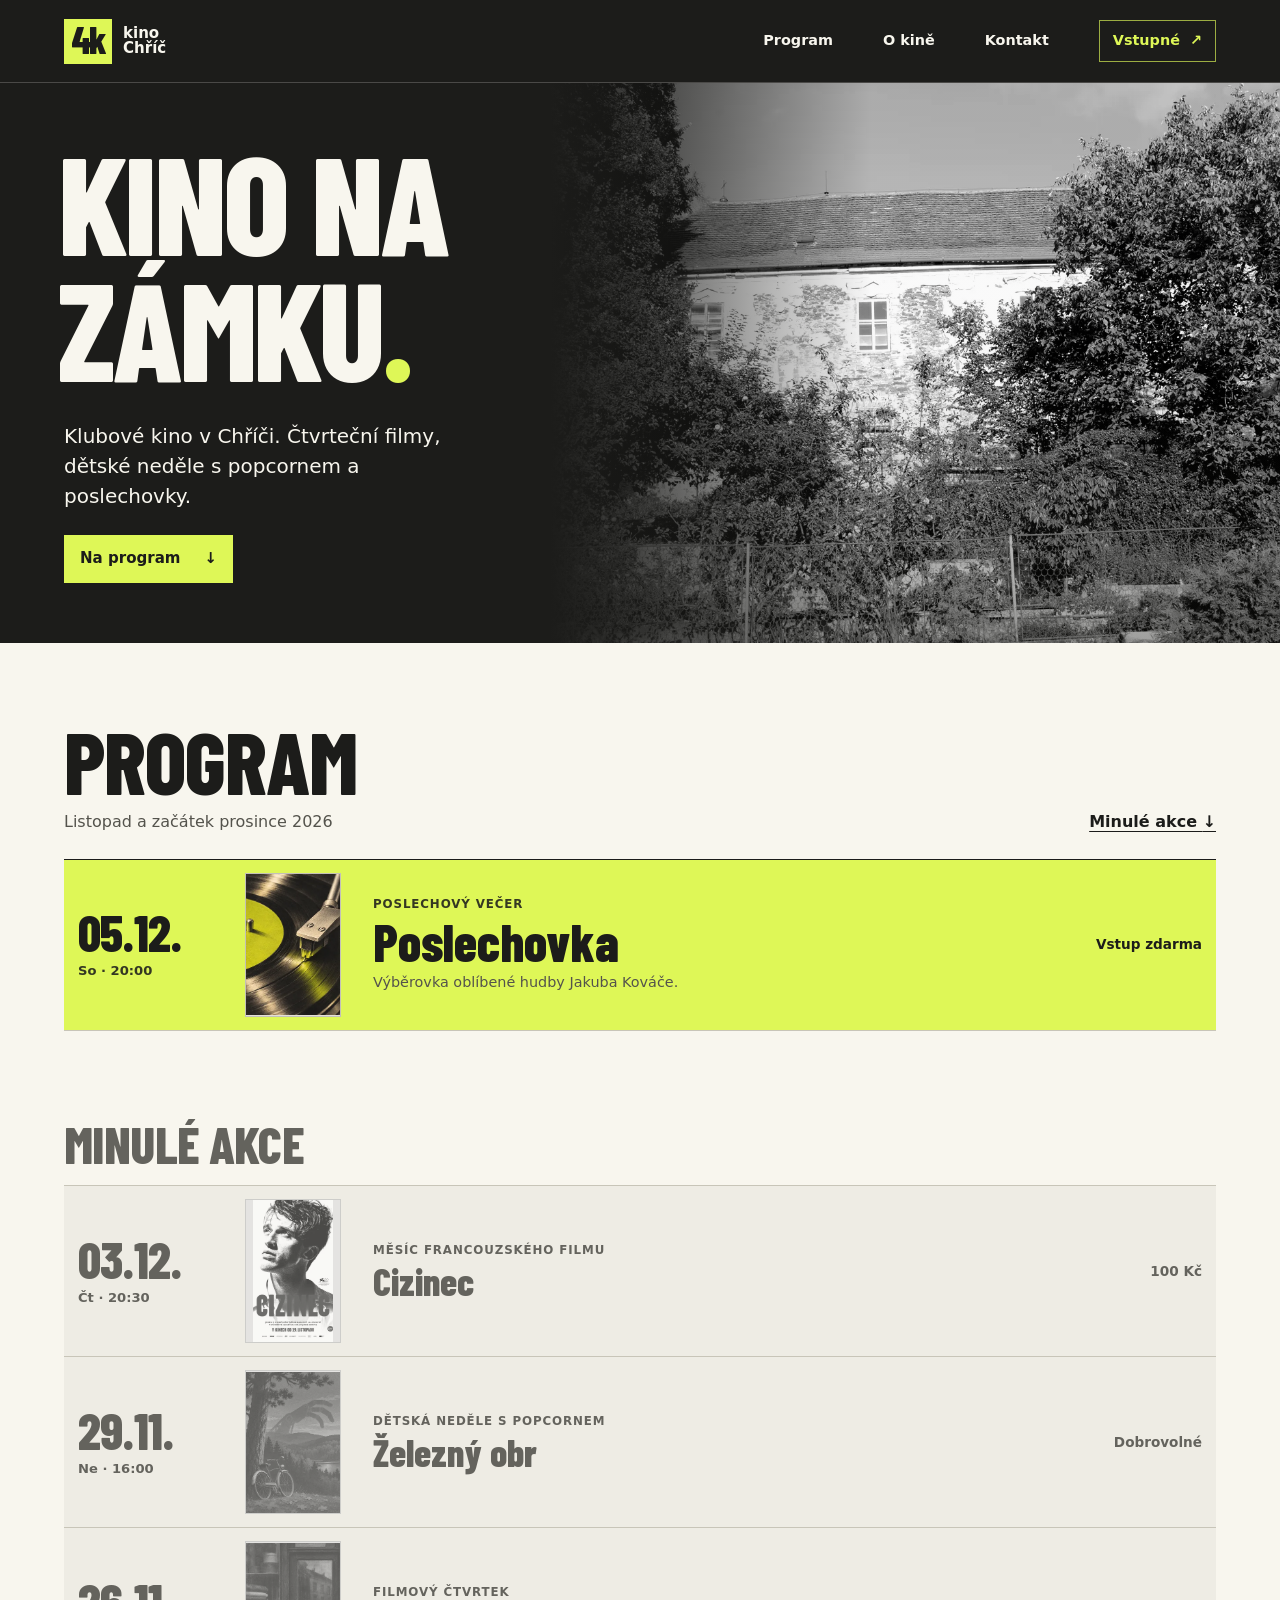
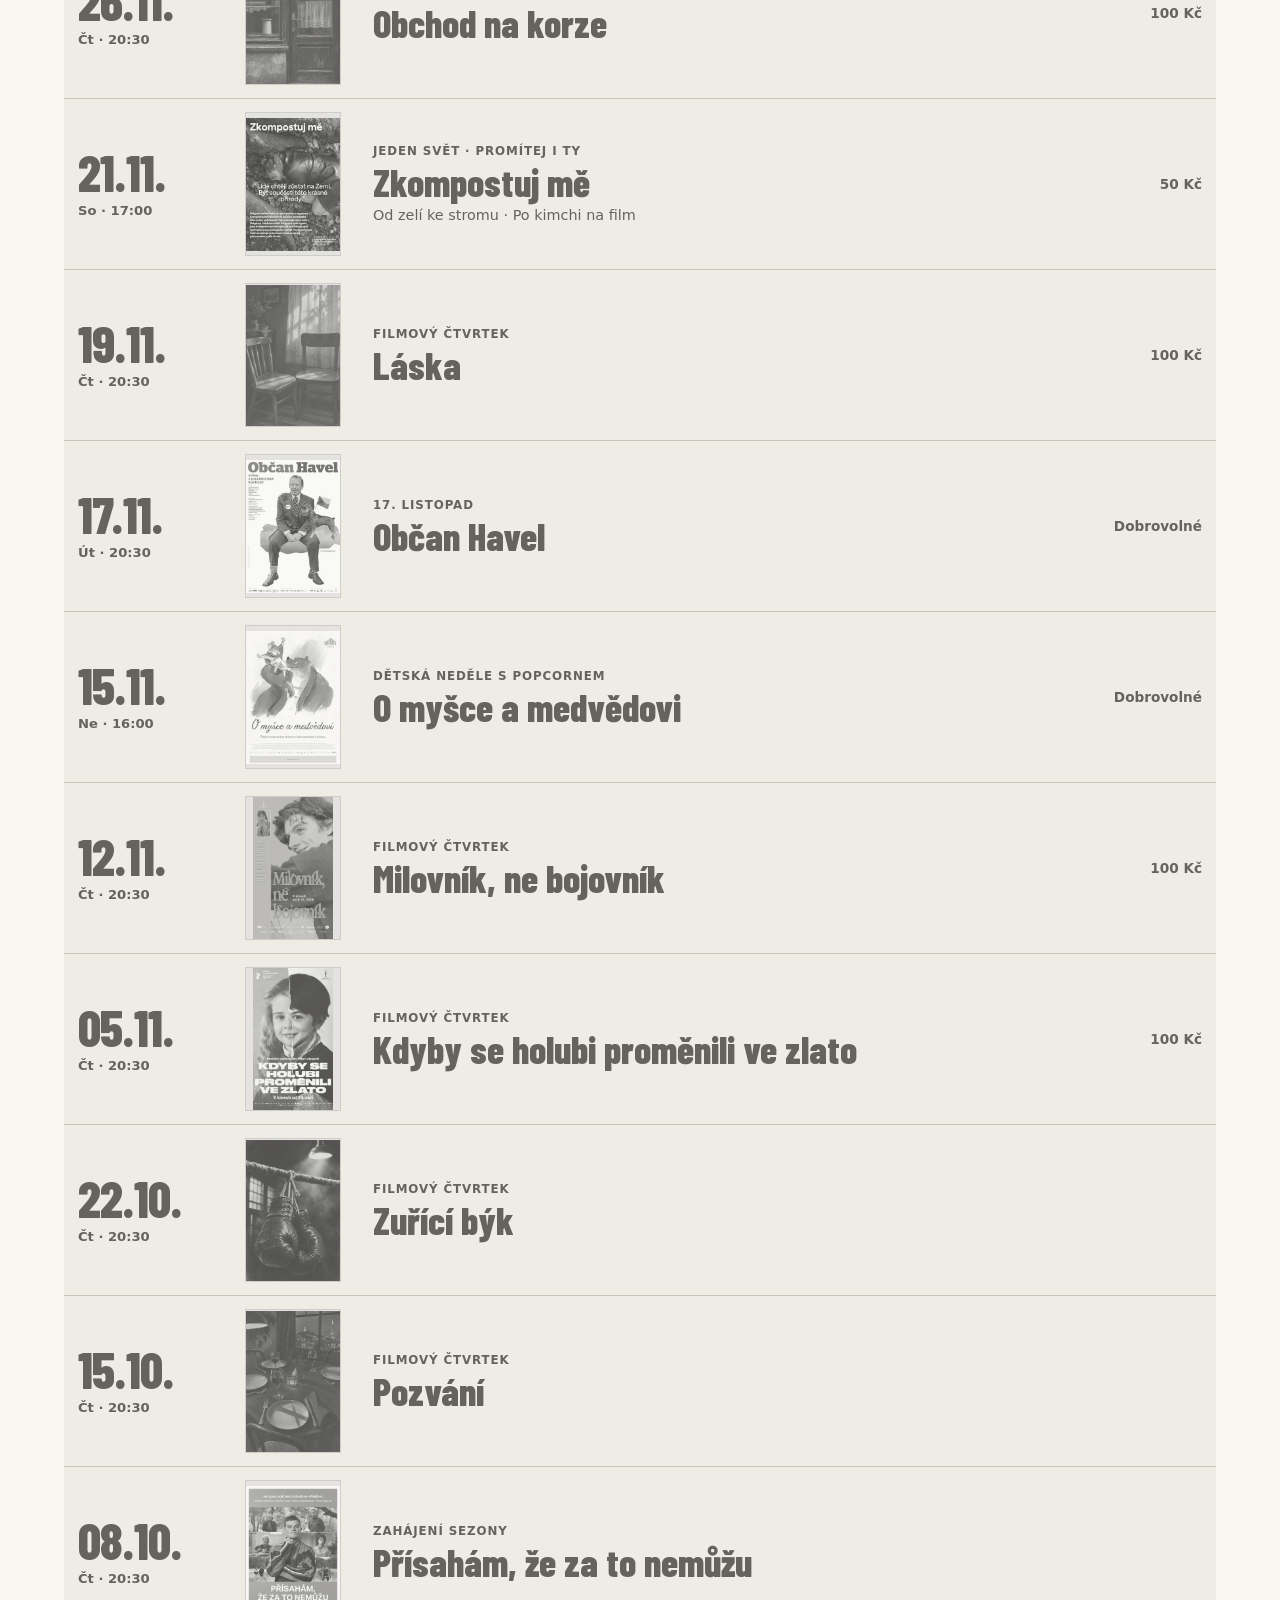
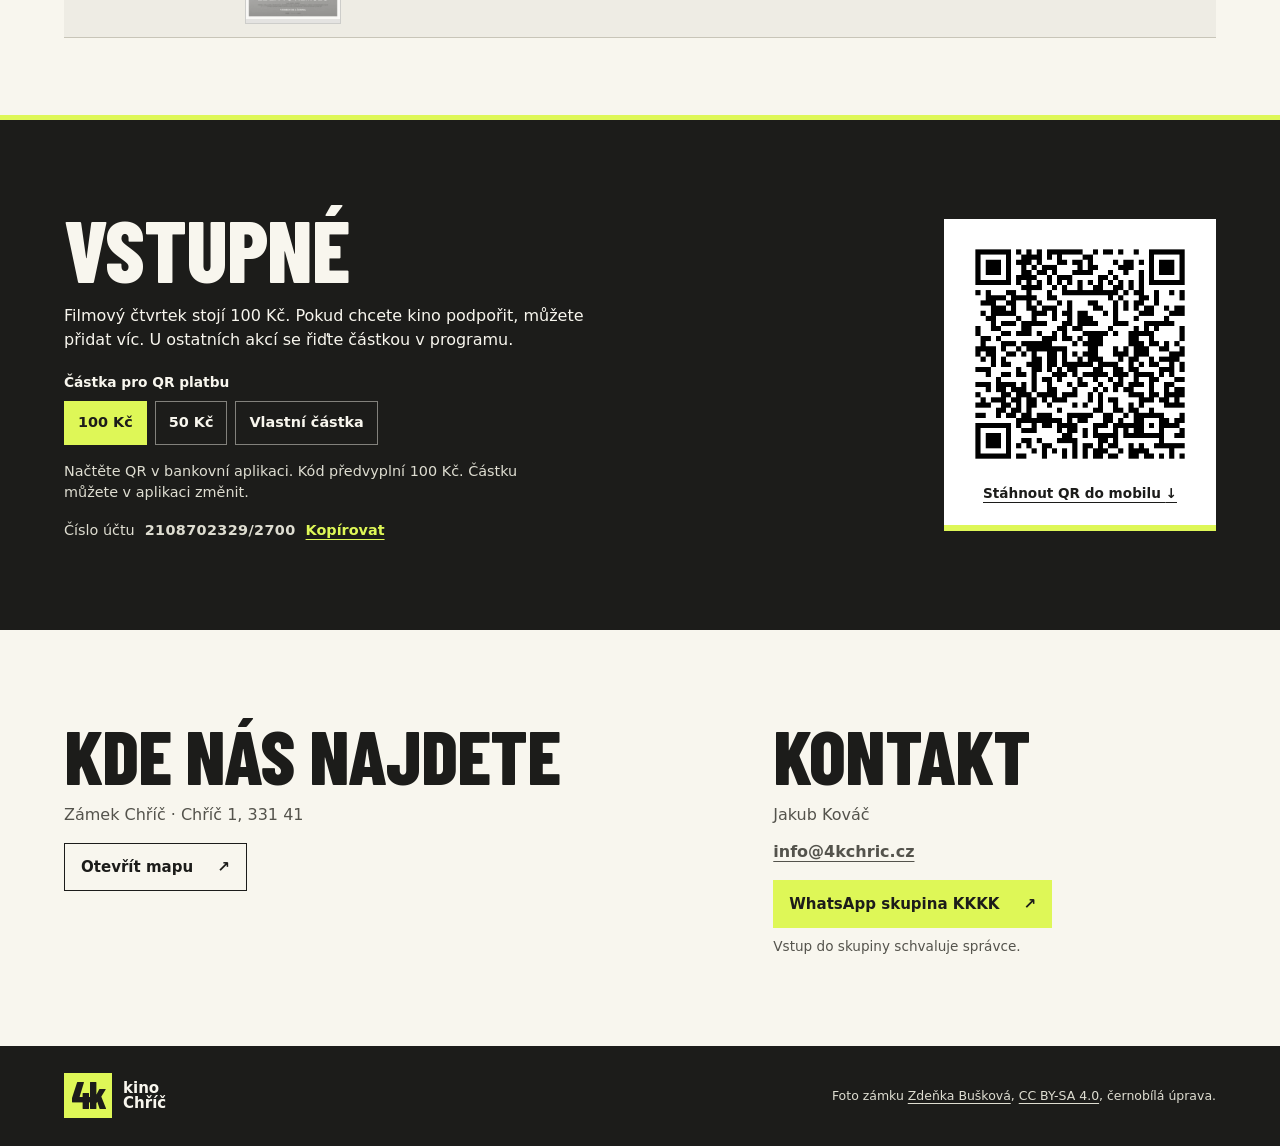
<file: index.html>
<!doctype html>
<html lang="cs">
<head>
  <meta charset="utf-8">
  <meta name="viewport" content="width=device-width, initial-scale=1">
  <title>4k kino Chříč | Program a vstupné</title>
  <meta name="description" content="Program klubového kina na zámku v Chříči. Filmové čtvrtky, dětské neděle a poslechovky. Vstupné můžete zaplatit přes QR kód.">
  <meta name="theme-color" content="#1c1c1a">
  <meta property="og:title" content="4k kino Chříč">
  <meta property="og:description" content="Program a vstupné klubového kina na zámku v Chříči.">
  <meta property="og:type" content="website">
  <link rel="icon" href="assets/4k.svg" type="image/svg+xml">
  <link rel="stylesheet" href="font.css">
  <link rel="stylesheet" href="style.css?v=4">
  <script defer src="site.js"></script>
  <script data-goatcounter="https://4kchric.goatcounter.com/count" async src="https://gc.zgo.at/count.js"></script>
</head>
<body id="nahoru">
  <a href="#program" class="skip">Přejít na program</a>
  <header class="top">
    <div class="wrap top-inner">
      <a class="brand" href="#nahoru" aria-label="4k kino Chříč, začátek stránky">
        <span class="brand-mark" aria-hidden="true">4k</span>
        <span class="brand-name" aria-hidden="true">kino<br>Chříč</span>
      </a>
      <nav aria-label="Hlavní navigace">
        <a href="#program">Program</a>
        <a href="o-kine.html">O kině</a>
        <a href="#kontakt">Kontakt</a>
        <a class="nav-pay" href="#vstupne">Vstupné <span aria-hidden="true">↗</span></a>
      </nav>
    </div>
  </header>

  <main>
    <section class="hero" aria-labelledby="nadpis">
      <div class="hero-photo">
        <img src="assets/zamek-chric.webp" width="1220" height="819" alt="Zámek v Chříči" fetchpriority="high">
      </div>
      <div class="wrap hero-inner">
        <div class="hero-copy">
          <h1 id="nadpis">Kino na<br>zámku<span>.</span></h1>
          <p>Klubové kino v Chříči. Čtvrteční filmy, dětské neděle s popcornem a poslechovky.</p>
          <a class="button button-accent" href="#program">Na program <span aria-hidden="true">↓</span></a>
        </div>
      </div>
    </section>

    <section class="wrap program" id="program" aria-labelledby="program-title">
      <!-- Zdroje plakátů pro kina:
        CinemArt: https://www.cinemart.cz/filmy/prisaham-ze-za-to-nemuzu/
        Aerofilms: https://www.aerofilms.cz/filmy-a-prenosy/holubi/
        https://www.aerofilms.cz/filmy-a-prenosy/milovnik-ne-bojovnik/
        https://www.aerofilms.cz/filmy-a-prenosy/obcan-havel/
        https://www.aerofilms.cz/filmy-a-prenosy/cizinec/
        Bioscop: https://www.bioscop.cz/filmy/o-mysce-a-medvedovi
        Promítej i ty: https://www.promitejity.cz/detail-filmu/141-zkompostuj-me
        Ostatní náhledy tvoří původní ilustrace pro web kina.
      -->
      <div class="section-head">
        <div>
          <h2 id="program-title">Program</h2>
          <p>Listopad a začátek prosince 2026</p>
        </div>
        <a class="text-link" id="history-link" href="#historie">Minulé akce <span aria-hidden="true">↓</span></a>
      </div>
      <p class="empty" id="no-events" hidden>Další termíny přidáme, jakmile bude program hotový.</p>
      <ul class="event-list" id="schedule">
        <li class="event">
          <time datetime="2026-11-05T20:30:00+01:00" aria-label="5. listopadu 2026 v 20:30">
            <span class="event-date" aria-hidden="true">05.11.</span>
            <span class="event-time" aria-hidden="true">Čt · 20:30</span>
          </time>
          <img class="event-poster" src="assets/plakaty/holubi.webp" width="240" height="360" alt="" loading="lazy" decoding="async">
          <div class="event-title">
            <p class="event-type">Filmový čtvrtek</p>
            <h3>Kdyby se holubi proměnili ve zlato</h3>
          </div>
          <div class="event-actions">
            <div class="event-price"><a href="#vstupne" data-amount="100" aria-label="Zaplatit vstupné · Kdyby se holubi proměnili ve zlato · 100 Kč">100 Kč <span aria-hidden="true">↗</span></a></div>
            <a class="film-link" href="https://www.csfd.cz/film/1810940-kdyby-se-holubi-promenili-ve-zlato/prehled/" aria-label="Kdyby se holubi proměnili ve zlato na ČSFD">ČSFD <span aria-hidden="true">↗</span></a>
          </div>
        </li>
        <li class="event">
          <time datetime="2026-11-12T20:30:00+01:00" aria-label="12. listopadu 2026 v 20:30">
            <span class="event-date" aria-hidden="true">12.11.</span>
            <span class="event-time" aria-hidden="true">Čt · 20:30</span>
          </time>
          <img class="event-poster" src="assets/plakaty/milovnik.webp" width="240" height="360" alt="" loading="lazy" decoding="async">
          <div class="event-title">
            <p class="event-type">Filmový čtvrtek</p>
            <h3>Milovník, ne bojovník</h3>
          </div>
          <div class="event-actions">
            <div class="event-price"><a href="#vstupne" data-amount="100" aria-label="Zaplatit vstupné · Milovník, ne bojovník · 100 Kč">100 Kč <span aria-hidden="true">↗</span></a></div>
            <a class="film-link" href="https://www.csfd.cz/film/1795874-milovnik-ne-bojovnik/prehled/" aria-label="Milovník, ne bojovník na ČSFD">ČSFD <span aria-hidden="true">↗</span></a>
          </div>
        </li>
        <li class="event">
          <time datetime="2026-11-15T16:00:00+01:00" aria-label="15. listopadu 2026 v 16:00">
            <span class="event-date" aria-hidden="true">15.11.</span>
            <span class="event-time" aria-hidden="true">Ne · 16:00</span>
          </time>
          <img class="event-poster" src="assets/plakaty/myska.webp" width="240" height="360" alt="" loading="lazy" decoding="async">
          <div class="event-title">
            <p class="event-type">Dětská neděle s popcornem</p>
            <h3>O myšce a medvědovi</h3>
          </div>
          <div class="event-actions">
            <div class="event-price"><a href="#vstupne" data-amount="vlastni" aria-label="Zaplatit vstupné · O myšce a medvědovi · Dobrovolné">Dobrovolné <span aria-hidden="true">↗</span></a></div>
            <a class="film-link" href="https://www.csfd.cz/film/297993-o-mysce-a-medvedovi/prehled/" aria-label="O myšce a medvědovi na ČSFD">ČSFD <span aria-hidden="true">↗</span></a>
          </div>
        </li>
        <li class="event">
          <time datetime="2026-11-17T20:30:00+01:00" aria-label="17. listopadu 2026 v 20:30">
            <span class="event-date" aria-hidden="true">17.11.</span>
            <span class="event-time" aria-hidden="true">Út · 20:30</span>
          </time>
          <img class="event-poster" src="assets/plakaty/obcan-havel.webp" width="240" height="360" alt="" loading="lazy" decoding="async">
          <div class="event-title">
            <p class="event-type">17. listopad</p>
            <h3>Občan Havel</h3>
          </div>
          <div class="event-actions">
            <div class="event-price"><a href="#vstupne" data-amount="vlastni" aria-label="Zaplatit vstupné · Občan Havel · Dobrovolné">Dobrovolné <span aria-hidden="true">↗</span></a></div>
            <a class="film-link" href="https://www.csfd.cz/film/235946-obcan-havel/prehled/" aria-label="Občan Havel na ČSFD">ČSFD <span aria-hidden="true">↗</span></a>
          </div>
        </li>
        <li class="event">
          <time datetime="2026-11-19T20:30:00+01:00" aria-label="19. listopadu 2026 v 20:30">
            <span class="event-date" aria-hidden="true">19.11.</span>
            <span class="event-time" aria-hidden="true">Čt · 20:30</span>
          </time>
          <img class="event-poster" src="assets/plakaty/laska.webp" width="240" height="360" alt="" loading="lazy" decoding="async">
          <div class="event-title">
            <p class="event-type">Filmový čtvrtek</p>
            <h3>Láska</h3>
          </div>
          <div class="event-actions">
            <div class="event-price"><a href="#vstupne" data-amount="100" aria-label="Zaplatit vstupné · Láska · 100 Kč">100 Kč <span aria-hidden="true">↗</span></a></div>
            <a class="film-link" href="https://www.csfd.cz/film/1613941-laska/prehled/" aria-label="Láska na ČSFD">ČSFD <span aria-hidden="true">↗</span></a>
          </div>
        </li>
        <li class="event">
          <time datetime="2026-11-21T17:00:00+01:00" aria-label="21. listopadu 2026 v 17:00">
            <span class="event-date" aria-hidden="true">21.11.</span>
            <span class="event-time" aria-hidden="true">So · 17:00</span>
          </time>
          <img class="event-poster" src="assets/plakaty/zkompostuj.webp" width="240" height="360" alt="" loading="lazy" decoding="async">
          <div class="event-title">
            <p class="event-type">Jeden svět · Promítej i ty</p>
            <h3>Zkompostuj mě</h3>
            <p class="event-note">Od zelí ke stromu · Po kimchi na film</p>
          </div>
          <div class="event-actions">
            <div class="event-price"><a href="#vstupne" data-amount="50" aria-label="Zaplatit vstupné · Zkompostuj mě · 50 Kč">50 Kč <span aria-hidden="true">↗</span></a></div>
            <a class="film-link" href="https://www.csfd.cz/film/1642668-zkompostuj-me/prehled/" aria-label="Zkompostuj mě na ČSFD">ČSFD <span aria-hidden="true">↗</span></a>
          </div>
        </li>
        <li class="event">
          <time datetime="2026-11-26T20:30:00+01:00" aria-label="26. listopadu 2026 v 20:30">
            <span class="event-date" aria-hidden="true">26.11.</span>
            <span class="event-time" aria-hidden="true">Čt · 20:30</span>
          </time>
          <img class="event-poster" src="assets/plakaty/obchod-na-korze.webp" width="240" height="360" alt="" loading="lazy" decoding="async">
          <div class="event-title">
            <p class="event-type">Filmový čtvrtek</p>
            <h3>Obchod na korze</h3>
          </div>
          <div class="event-actions">
            <div class="event-price"><a href="#vstupne" data-amount="100" aria-label="Zaplatit vstupné · Obchod na korze · 100 Kč">100 Kč <span aria-hidden="true">↗</span></a></div>
            <a class="film-link" href="https://www.csfd.cz/film/4999-obchod-na-korze/prehled/" aria-label="Obchod na korze na ČSFD">ČSFD <span aria-hidden="true">↗</span></a>
          </div>
        </li>
        <li class="event">
          <time datetime="2026-11-29T16:00:00+01:00" aria-label="29. listopadu 2026 v 16:00">
            <span class="event-date" aria-hidden="true">29.11.</span>
            <span class="event-time" aria-hidden="true">Ne · 16:00</span>
          </time>
          <img class="event-poster" src="assets/plakaty/zelezny-obr.webp" width="240" height="360" alt="" loading="lazy" decoding="async">
          <div class="event-title">
            <p class="event-type">Dětská neděle s popcornem</p>
            <h3>Železný obr</h3>
          </div>
          <div class="event-actions">
            <div class="event-price"><a href="#vstupne" data-amount="vlastni" aria-label="Zaplatit vstupné · Železný obr · Dobrovolné">Dobrovolné <span aria-hidden="true">↗</span></a></div>
            <a class="film-link" href="https://www.csfd.cz/film/12110-zelezny-obr/prehled/" aria-label="Železný obr na ČSFD">ČSFD <span aria-hidden="true">↗</span></a>
          </div>
        </li>
        <li class="event">
          <time datetime="2026-12-03T20:30:00+01:00" aria-label="3. prosince 2026 v 20:30">
            <span class="event-date" aria-hidden="true">03.12.</span>
            <span class="event-time" aria-hidden="true">Čt · 20:30</span>
          </time>
          <img class="event-poster" src="assets/plakaty/cizinec.webp" width="240" height="360" alt="" loading="lazy" decoding="async">
          <div class="event-title">
            <p class="event-type">Měsíc francouzského filmu</p>
            <h3>Cizinec</h3>
          </div>
          <div class="event-actions">
            <div class="event-price"><a href="#vstupne" data-amount="100" aria-label="Zaplatit vstupné · Cizinec · 100 Kč">100 Kč <span aria-hidden="true">↗</span></a></div>
            <a class="film-link" href="https://www.csfd.cz/film/1708383-cizinec/prehled/" aria-label="Cizinec na ČSFD">ČSFD <span aria-hidden="true">↗</span></a>
          </div>
        </li>
        <li class="event">
          <time datetime="2026-12-05T20:00:00+01:00" aria-label="5. prosince 2026 v 20:00">
            <span class="event-date" aria-hidden="true">05.12.</span>
            <span class="event-time" aria-hidden="true">So · 20:00</span>
          </time>
          <img class="event-poster" src="assets/plakaty/poslechovka.webp" width="240" height="360" alt="" loading="lazy" decoding="async">
          <div class="event-title">
            <p class="event-type">Poslechový večer</p>
            <h3>Poslechovka</h3>
            <p class="event-note">Výběrovka oblíbené hudby Jakuba Kováče.</p>
          </div>
          <div class="event-actions">
            <div class="event-price"><span>Vstup zdarma</span></div>
          </div>
        </li>
      </ul>

      <section id="historie" class="history" aria-labelledby="past-title">
        <h2 id="past-title">Minulé akce</h2>
        <ul class="event-list" id="past-schedule">
          <li class="event">
            <time datetime="2026-10-22T20:30:00+02:00" aria-label="22. října 2026 v 20:30">
              <span class="event-date" aria-hidden="true">22.10.</span>
              <span class="event-time" aria-hidden="true">Čt · 20:30</span>
            </time>
            <img class="event-poster" src="assets/plakaty/zurici-byk.webp" width="240" height="360" alt="" loading="lazy" decoding="async">
            <div class="event-title">
              <p class="event-type">Filmový čtvrtek</p>
              <h3>Zuřící býk</h3>
            </div>
          </li>
          <li class="event">
            <time datetime="2026-10-15T20:30:00+02:00" aria-label="15. října 2026 v 20:30">
              <span class="event-date" aria-hidden="true">15.10.</span>
              <span class="event-time" aria-hidden="true">Čt · 20:30</span>
            </time>
            <img class="event-poster" src="assets/plakaty/pozvani.webp" width="240" height="360" alt="" loading="lazy" decoding="async">
            <div class="event-title">
              <p class="event-type">Filmový čtvrtek</p>
              <h3>Pozvání</h3>
            </div>
          </li>
          <li class="event">
            <time datetime="2026-10-08T20:30:00+02:00" aria-label="8. října 2026 v 20:30">
              <span class="event-date" aria-hidden="true">08.10.</span>
              <span class="event-time" aria-hidden="true">Čt · 20:30</span>
            </time>
            <img class="event-poster" src="assets/plakaty/prisaham.webp" width="240" height="360" alt="" loading="lazy" decoding="async">
            <div class="event-title">
              <p class="event-type">Zahájení sezony</p>
              <h3>Přísahám, že za to nemůžu</h3>
            </div>
          </li>
        </ul>
      </section>
    </section>

    <section class="payment" id="vstupne" aria-labelledby="pay-title">
      <div class="wrap payment-inner">
        <div class="payment-copy">
          <h2 id="pay-title">Vstupné</h2>
          <p>Filmový čtvrtek stojí 100 Kč. Pokud chcete kino podpořit, můžete přidat víc. U ostatních akcí se řiďte částkou v programu.</p>
          <fieldset class="amounts" id="amounts" hidden>
            <legend>Částka pro QR platbu</legend>
            <div class="amount-options">
              <label><input type="radio" name="amount" value="100" checked><span>100 Kč</span></label>
              <label><input type="radio" name="amount" value="50"><span>50 Kč</span></label>
              <label><input type="radio" name="amount" value="vlastni"><span>Vlastní částka</span></label>
            </div>
          </fieldset>
          <p class="bank-hint" id="bank-hint">Načtěte QR v bankovní aplikaci. Kód předvyplní 100 Kč. Částku můžete v aplikaci změnit.</p>
          <p class="account"><span>Číslo účtu</span> <strong id="account">2108702329/2700</strong> <button id="copy-account" class="text-link" type="button" hidden>Kopírovat</button></p>
          <span id="copy-status" role="status" class="sr-only"></span>
        </div>
        <div class="qr-card">
          <img id="qr-image" src="assets/qr-100.png" width="270" height="270" alt="QR platba vstupného · 100 Kč">
          <a id="qr-download" href="assets/qr-100.png" download="4k-kino-chric-qr-100.png" class="text-link">Stáhnout QR do mobilu <span aria-hidden="true">↓</span></a>
        </div>
      </div>
    </section>

    <div class="wrap visit">
      <section id="kde" aria-labelledby="visit-title">
        <h2 id="visit-title">Kde nás najdete</h2>
        <address>Zámek Chříč · Chříč 1, 331 41</address>
        <a class="button button-outline" href="https://www.google.com/maps/search/?api=1&amp;query=Z%C3%A1mek+Ch%C5%99%C3%AD%C4%8D%2C+Ch%C5%99%C3%AD%C4%8D+1">Otevřít mapu <span aria-hidden="true">↗</span></a>
      </section>
      <section id="kontakt" aria-labelledby="contact-title">
        <h2 id="contact-title">Kontakt</h2>
        <p>Jakub Kováč</p>
        <p><a class="text-link" href="mailto:info@4kchric.cz">info@4kchric.cz</a></p>
        <a class="button button-accent" href="https://chat.whatsapp.com/DyrNpnnEA6bAfdxs5jMR61">WhatsApp skupina KKKK <span aria-hidden="true">↗</span></a>
        <p class="contact-note">Vstup do skupiny schvaluje správce.</p>
      </section>
    </div>
  </main>

  <footer>
    <div class="wrap footer-inner">
      <a class="brand" href="#nahoru" aria-label="4k kino Chříč, zpět nahoru">
        <span class="brand-mark" aria-hidden="true">4k</span>
        <span class="brand-name" aria-hidden="true">kino<br>Chříč</span>
      </a>
      <p>Foto zámku <a href="https://commons.wikimedia.org/wiki/File:Ch%C5%99%C3%AD%C4%8D,_z%C3%A1mek.JPG">Zdeňka Bušková</a>, <a href="https://creativecommons.org/licenses/by-sa/4.0/">CC BY-SA 4.0</a>, černobílá úprava.</p>
    </div>
  </footer>
</body>
</html>
</file>
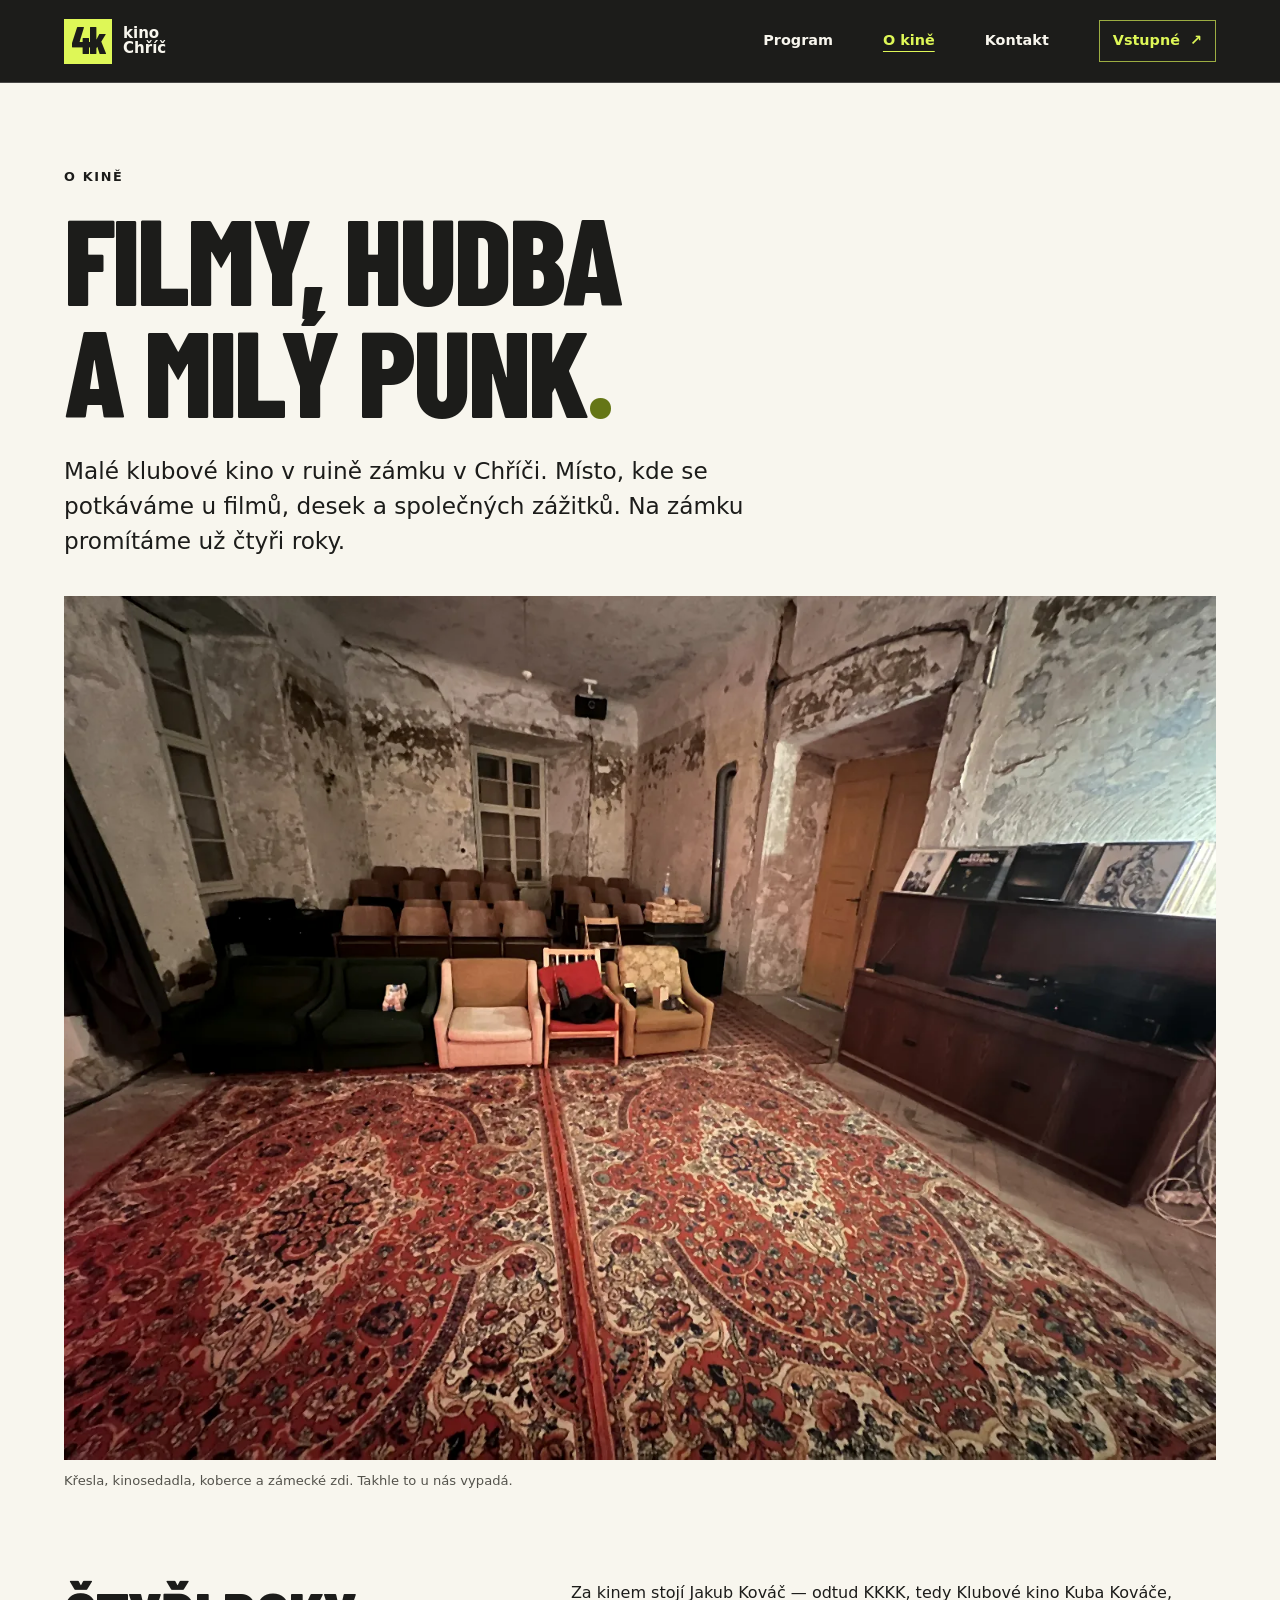
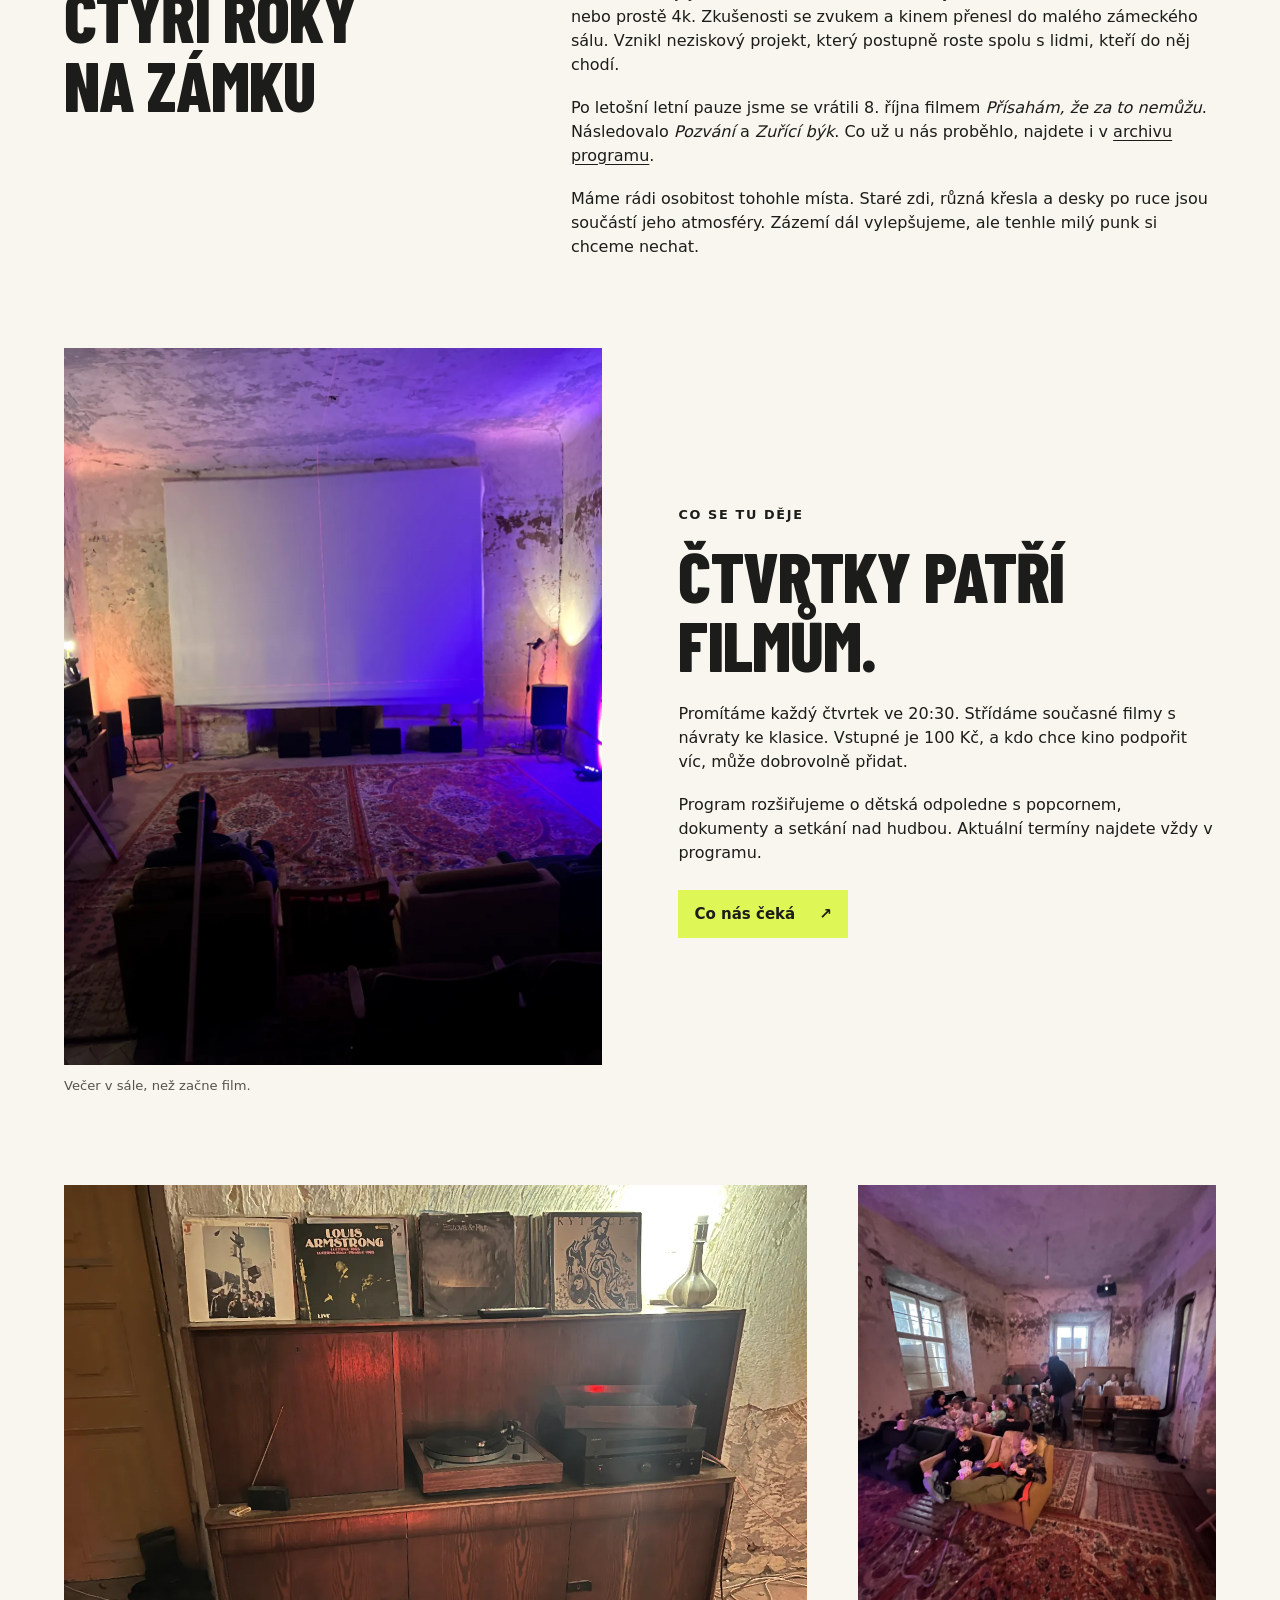
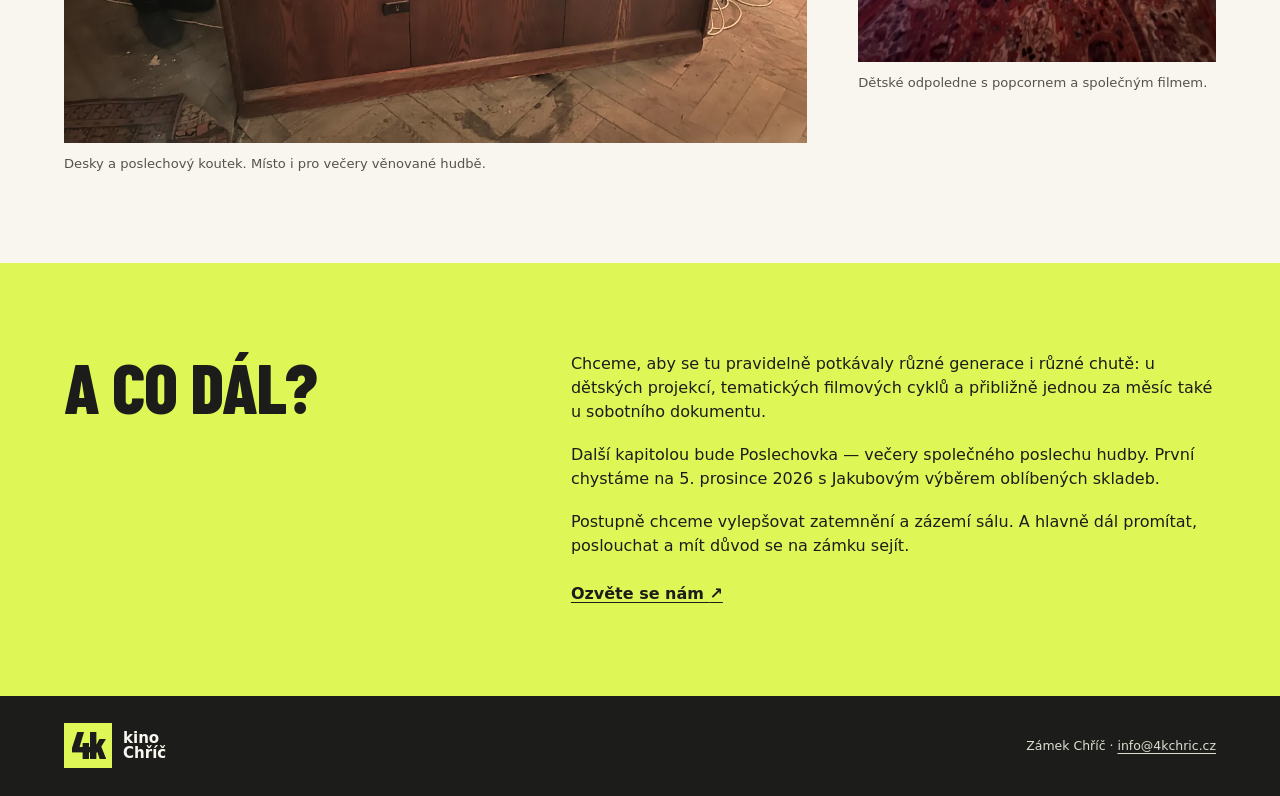
<file: o-kine.html>
<!doctype html>
<html lang="cs">
<head>
  <meta charset="utf-8">
  <meta name="viewport" content="width=device-width, initial-scale=1">
  <title>O kině | 4k kino Chříč</title>
  <meta name="description" content="Čtyři roky filmů na zámku v Chříči. Nahlédněte do sálu 4k kina a zjistěte, co promítáme a co chystáme.">
  <meta name="theme-color" content="#1c1c1a">
  <meta property="og:title" content="O kině | 4k kino Chříč">
  <meta property="og:description" content="Filmy, hudba a milý punk na zámku v Chříči.">
  <meta property="og:type" content="website">
  <meta property="og:image" content="https://4kchric.cz/assets/kino/sal.webp">
  <link rel="icon" href="assets/4k.svg" type="image/svg+xml">
  <link rel="stylesheet" href="font.css">
  <link rel="stylesheet" href="style.css?v=4">
  <script data-goatcounter="https://4kchric.goatcounter.com/count" async src="https://gc.zgo.at/count.js"></script>
</head>
<body id="nahoru">
  <a href="#o-kine" class="skip">Přejít na obsah</a>
  <header class="top">
    <div class="wrap top-inner">
      <a class="brand" href="./" aria-label="4k kino Chříč, začátek stránky">
        <span class="brand-mark" aria-hidden="true">4k</span>
        <span class="brand-name" aria-hidden="true">kino<br>Chříč</span>
      </a>
      <nav aria-label="Hlavní navigace">
        <a href="./#program">Program</a>
        <a href="o-kine.html" aria-current="page">O kině</a>
        <a href="./#kontakt">Kontakt</a>
        <a class="nav-pay" href="./#vstupne">Vstupné <span aria-hidden="true">↗</span></a>
      </nav>
    </div>
  </header>

  <main id="o-kine" class="about">
    <section class="wrap about-intro" aria-labelledby="about-title">
      <p class="eyebrow">O kině</p>
      <h1 id="about-title">Filmy, hudba<br>a milý punk<span>.</span></h1>
      <p class="about-lead">Malé klubové kino v ruině zámku v Chříči. Místo, kde se potkáváme u filmů, desek a společných zážitků. Na zámku promítáme už čtyři roky.</p>
    </section>

    <figure class="wrap about-wide">
      <a href="assets/kino/sal.webp" aria-label="Zobrazit celý snímek sálu">
        <img src="assets/kino/sal.webp" width="1440" height="1080" alt="Sál kina s koberci, různými křesly, řadami kinosedadel a skříní s deskami" fetchpriority="high">
      </a>
      <figcaption>Křesla, kinosedadla, koberce a zámecké zdi. Takhle to u nás vypadá.</figcaption>
    </figure>

    <section class="wrap about-story" aria-labelledby="story-title">
      <h2 id="story-title">Čtyři roky<br>na zámku</h2>
      <div class="about-prose">
        <p>Za kinem stojí Jakub Kováč — odtud KKKK, tedy Klubové kino Kuba Kováče, nebo prostě 4k. Zkušenosti se zvukem a kinem přenesl do malého zámeckého sálu. Vznikl neziskový projekt, který postupně roste spolu s lidmi, kteří do něj chodí.</p>
        <p>Po letošní letní pauze jsme se vrátili 8. října filmem <em>Přísahám, že za to nemůžu</em>. Následovalo <em>Pozvání</em> a <em>Zuřící býk</em>. Co už u nás proběhlo, najdete i v <a href="./#historie">archivu programu</a>.</p>
        <p>Máme rádi osobitost tohohle místa. Staré zdi, různá křesla a desky po ruce jsou součástí jeho atmosféry. Zázemí dál vylepšujeme, ale tenhle milý punk si chceme nechat.</p>
      </div>
    </section>

    <div class="wrap about-pair">
      <figure>
        <a href="assets/kino/platno.webp" aria-label="Zobrazit celý snímek plátna">
          <img src="assets/kino/platno.webp" width="1080" height="1440" alt="Pohled z kinosedadel na plátno v modře a teple nasvíceném zámeckém sále" loading="lazy" decoding="async">
        </a>
        <figcaption>Večer v sále, než začne film.</figcaption>
      </figure>
      <div class="about-aside">
        <p class="eyebrow">Co se tu děje</p>
        <h2>Čtvrtky patří<br>filmům.</h2>
        <p>Promítáme každý čtvrtek ve 20:30. Střídáme současné filmy s návraty ke klasice. Vstupné je 100 Kč, a kdo chce kino podpořit víc, může dobrovolně přidat.</p>
        <p>Program rozšiřujeme o dětská odpoledne s popcornem, dokumenty a setkání nad hudbou. Aktuální termíny najdete vždy v programu.</p>
        <a class="button button-accent" href="./#program">Co nás čeká <span aria-hidden="true">↗</span></a>
      </div>
    </div>

    <div class="wrap about-gallery">
      <figure>
        <a href="assets/kino/vinyl.webp" aria-label="Zobrazit celý snímek poslechového koutku">
          <img src="assets/kino/vinyl.webp" width="1440" height="1080" alt="Poslechový koutek se dřevěnou skříní, gramofonem, lampou a vystavenými deskami" loading="lazy" decoding="async">
        </a>
        <figcaption>Desky a poslechový koutek. Místo i pro večery věnované hudbě.</figcaption>
      </figure>
      <figure>
        <a href="assets/kino/detske-odpoledne.webp" aria-label="Zobrazit celý snímek dětského odpoledne">
          <img src="assets/kino/detske-odpoledne.webp" width="1080" height="1440" alt="Děti a dospělí s popcornem v křeslech a kinosedadlech při odpolední návštěvě kina" loading="lazy" decoding="async">
        </a>
        <figcaption>Dětské odpoledne s popcornem a společným filmem.</figcaption>
      </figure>
    </div>

    <section class="about-future" aria-labelledby="future-title">
      <div class="wrap about-story">
        <h2 id="future-title">A co dál?</h2>
        <div class="about-prose">
          <p>Chceme, aby se tu pravidelně potkávaly různé generace i různé chutě: u dětských projekcí, tematických filmových cyklů a přibližně jednou za měsíc také u sobotního dokumentu.</p>
          <p>Další kapitolou bude Poslechovka — večery společného poslechu hudby. První chystáme na 5. prosince 2026 s Jakubovým výběrem oblíbených skladeb.</p>
          <p>Postupně chceme vylepšovat zatemnění a zázemí sálu. A hlavně dál promítat, poslouchat a mít důvod se na zámku sejít.</p>
          <a class="text-link" href="./#kontakt">Ozvěte se nám <span aria-hidden="true">↗</span></a>
        </div>
      </div>
    </section>
  </main>
  <footer>
    <div class="wrap footer-inner">
      <a class="brand" href="./" aria-label="4k kino Chříč, program">
        <span class="brand-mark" aria-hidden="true">4k</span>
        <span class="brand-name" aria-hidden="true">kino<br>Chříč</span>
      </a>
      <p>Zámek Chříč · <a href="mailto:info@4kchric.cz">info@4kchric.cz</a></p>
    </div>
  </footer>
</body>
</html>
</file>
<file: font.css>
@font-face {
  font-family: 'Barlow Condensed';
  font-style: normal;
  font-weight: 800;
  font-display: swap;
  src: url(assets/barlow-latin-ext.woff2) format('woff2');
  unicode-range: U+0100-02BA, U+02BD-02C5, U+02C7-02CC, U+02CE-02D7, U+02DD-02FF, U+0304, U+0308, U+0329, U+1D00-1DBF, U+1E00-1E9F, U+1EF2-1EFF, U+2020, U+20A0-20AB, U+20AD-20C4, U+2113, U+2C60-2C7F, U+A720-A7FF;
}
@font-face {
  font-family: 'Barlow Condensed';
  font-style: normal;
  font-weight: 800;
  font-display: swap;
  src: url(assets/barlow-latin.woff2) format('woff2');
  unicode-range: U+0000-00FF, U+0131, U+0152-0153, U+02BB-02BC, U+02C6, U+02DA, U+02DC, U+0304, U+0308, U+0329, U+2000-206F, U+20AC, U+2122, U+2191, U+2193, U+2212, U+2215, U+FEFF, U+FFFD;
}
</file>
<file: style.css>
:root {
  color-scheme: light;
  --ink: #1c1c1a;
  --paper: #f8f6ee;
  --bright: #def757;
  --muted: #54534c;
  --rule: #c8c5b8;
  --display: "Barlow Condensed", "Arial Narrow", Impact, sans-serif;
  --wrap: 1160px;
  --gutter: clamp(20px, 5vw, 76px);
}

* { box-sizing: border-box; }
[hidden] { display: none !important; }
html { scroll-behavior: smooth; }
body {
  margin: 0;
  background: var(--paper);
  color: var(--ink);
  font: 1rem/1.5 system-ui, sans-serif;
}
h1, h2, h3, p { margin: 0; }
a { color: inherit; }
button, input { font: inherit; }
button { cursor: pointer; }
img { max-width: 100%; }
:focus-visible { outline: 3px solid #7e8b2b; outline-offset: 5px; }
[id] { scroll-margin-top: 22px; }

.wrap {
  width: min(var(--wrap), calc(100% - var(--gutter) * 2));
  margin-inline: auto;
}
.sr-only, .skip:not(:focus) {
  position: absolute;
  width: 1px;
  height: 1px;
  padding: 0;
  overflow: hidden;
  clip-path: inset(50%);
  white-space: nowrap;
}
.skip:focus {
  position: fixed;
  z-index: 3;
  top: 12px;
  left: 12px;
  padding: 12px;
  background: var(--bright);
}

.top { background: var(--ink); color: var(--paper); border-bottom: 1px solid #f8f6ee35; }
.top-inner, .footer-inner {
  min-height: 82px;
  display: flex;
  align-items: center;
  justify-content: space-between;
  gap: 22px;
}
.brand {
  display: inline-flex;
  align-items: center;
  gap: 11px;
  width: max-content;
  text-decoration: none;
}
.brand-mark {
  display: grid;
  place-items: center;
  width: 48px;
  height: 45px;
  padding-bottom: 3px;
  background: var(--bright);
  color: var(--ink);
  font: 800 2.4rem/.85 var(--display);
  letter-spacing: -.06em;
}
.brand-name { font-size: .94rem; line-height: .99; font-weight: 800; }
nav { display: flex; align-items: center; gap: clamp(18px, 4vw, 50px); }
nav a { font-size: .9rem; font-weight: 680; text-decoration: none; }
nav a:hover { text-decoration: underline; text-underline-offset: 5px; }
.nav-pay {
  color: var(--bright);
  border: 1px solid #def757a8;
  padding: 9px 13px;
}
.nav-pay span { margin-left: 5px; }

.hero { position: relative; isolation: isolate; background: var(--ink); color: var(--paper); }
.hero-inner { display: grid; min-height: clamp(485px, 42vw, 630px); align-items: center; }
.hero-copy { padding: 55px 0 60px; }
.hero-photo { position: absolute; z-index: -1; inset: 0 0 0 43%; overflow: hidden; }
.hero-photo img { display: block; width: 100%; height: 100%; object-fit: cover; object-position: 54% 52%; }
.hero-photo::after {
  position: absolute;
  inset: 0;
  content: "";
  background: linear-gradient(90deg, var(--ink), #1c1c1a06 44%), linear-gradient(0deg, #14141065, transparent 47%);
}
.hero h1 {
  width: max-content;
  max-width: 100%;
  margin-left: -.045em;
  font: 800 clamp(5.5rem, 10.85vw, 10.5rem)/.91 var(--display);
  text-transform: uppercase;
  letter-spacing: -.026em;
}
.hero h1 span { color: var(--bright); }
.hero p { max-width: 32ch; margin: 30px 0 24px; font-size: clamp(1rem, 1.65vw, 1.25rem); }
.button {
  display: inline-flex;
  align-items: center;
  justify-content: space-between;
  gap: 24px;
  min-height: 48px;
  padding: 9px 16px;
  font-size: .94rem;
  font-weight: 780;
  text-decoration: none;
}
.button-accent { background: var(--bright); color: var(--ink); }
.button-accent:hover { background: #f2ffb2; }
.button-outline { border: 1px solid var(--ink); }
.button-outline:hover { background: var(--ink); color: var(--paper); }

.program { padding-block: clamp(40px, 6vw, 88px); }
.section-head { display: flex; justify-content: space-between; align-items: end; gap: 14px; margin-bottom: 25px; }
h2 {
  font: 800 clamp(3rem, 6.8vw, 6rem)/.92 var(--display);
  text-transform: uppercase;
  letter-spacing: -.012em;
}
.section-head p { color: var(--muted); margin-top: 10px; }
.text-link {
  display: inline-block;
  color: inherit;
  background: none;
  border: 0;
  padding: 0;
  font-weight: 700;
  text-decoration: underline;
  text-underline-offset: 4px;
}
.text-link:hover { text-decoration-thickness: 2px; }
.event-list { margin: 0; padding: 0; list-style: none; }
.event {
  --poster-width: clamp(68px, 7.5vw, 96px);
  display: grid;
  grid-template-areas: "date poster title actions";
  grid-template-columns: clamp(92px, 11vw, 135px) var(--poster-width) minmax(0, 1fr) auto;
  align-items: center;
  gap: clamp(14px, 2.5vw, 36px);
  padding: 13px 14px;
  border-top: 1px solid var(--rule);
}
.event:first-child { border-top-color: var(--ink); }
.event:last-child { border-bottom: 1px solid var(--rule); }
.event time { grid-area: date; display: grid; align-content: center; gap: 4px; }
.event-poster {
  grid-area: poster;
  display: block;
  width: 100%;
  height: auto;
  aspect-ratio: 2 / 3;
  object-fit: contain;
  background: #e4e0d6;
  border: 1px solid #1c1c1a29;
}
.event-title { grid-area: title; }
.event-date { font: 800 clamp(2rem, 4vw, 3.4rem)/.95 var(--display); letter-spacing: -.015em; }
.event-time { color: var(--muted); font-size: .82rem; font-weight: 650; }
.event-type {
  color: var(--muted);
  font-size: .74rem;
  font-weight: 740;
  line-height: 1.35;
  letter-spacing: .075em;
  text-transform: uppercase;
}
.event h3 { margin-top: 3px; font: 800 clamp(1.8rem, 4.1vw, 3.35rem)/.99 var(--display); overflow-wrap: anywhere; }
.event-note { color: var(--muted); margin-top: 5px; font-size: .9rem; line-height: 1.35; }
.event-actions { grid-area: actions; display: grid; justify-items: end; gap: 6px; }
.event-price {
  font-size: .85rem;
  font-weight: 720;
  white-space: nowrap;
}
.event-price a { display: inline-block; text-decoration: none; padding-block: 5px; }
.event-price a:hover, .film-link:hover { text-decoration: underline; text-underline-offset: 4px; }
.film-link {
  min-height: 28px;
  color: var(--muted);
  text-underline-offset: 3px;
  font-size: .8rem;
  font-weight: 720;
}
.event.next { background: var(--bright); padding-inline: 14px; }
.event.next + .event { border-top-color: var(--ink); }
.event.next .event-type, .event.next .event-time, .event.next .film-link { color: #343822; }
.history { margin-top: clamp(44px, 7vw, 90px); color: #64635d; }
.history h2 { font-size: clamp(2.15rem, 4vw, 3.6rem); margin-bottom: 18px; }
.history .event { background: #eeece4; }
.history .event h3 { font-size: clamp(1.6rem, 3vw, 2.5rem); }
.history .event-type, .history .event-time, .history .event-note { color: inherit; }
.history .event-poster { filter: grayscale(1); opacity: .7; }
.history .event:first-child { border-top-color: var(--rule); }
.empty { padding: 22px 14px; border-block: 1px solid var(--rule); }

.payment { background: var(--ink); color: var(--paper); border-top: 5px solid var(--bright); }
.payment-inner {
  display: grid;
  grid-template-columns: minmax(0, 1fr) auto;
  align-items: center;
  gap: clamp(26px, 8vw, 120px);
  padding-block: clamp(44px, 7vw, 88px);
}
.payment-copy > p { max-width: 55ch; margin-top: 16px; }
.amounts { margin: 20px 0 0; padding: 0; border: 0; min-width: 0; }
.amounts legend { padding: 0; margin-bottom: 8px; font-size: .86rem; font-weight: 720; }
.amount-options { display: flex; flex-wrap: wrap; gap: 8px; }
.amount-options label { position: relative; }
.amount-options input {
  position: absolute;
  top: 50%;
  left: 10px;
  width: 1px;
  height: 1px;
  opacity: 0;
}
.amount-options label span {
  display: block;
  min-height: 44px;
  padding: 10px 13px;
  border: 1px solid #f8f6ee76;
  font-size: .9rem;
  font-weight: 680;
  cursor: pointer;
}
.amount-options label:hover span { border-color: var(--bright); }
.amount-options input:checked + span { border-color: var(--bright); background: var(--bright); color: var(--ink); }
.amount-options input:focus-visible + span { outline: 2px solid var(--paper); outline-offset: 3px; }
.payment .bank-hint, .account { color: #deddd1; font-size: .9rem; }
.account { display: flex; flex-wrap: wrap; align-items: baseline; gap: 4px 10px; }
.account strong { letter-spacing: .025em; user-select: all; }
.account button { color: var(--bright); }
.qr-card {
  display: grid;
  align-items: center;
  justify-items: center;
  width: min(100%, 280px);
  padding: 10px 11px 17px;
  border-bottom: 6px solid var(--bright);
  background: #fff;
  color: var(--ink);
}
.qr-card img { display: block; width: 250px; height: auto; aspect-ratio: 1; }
.qr-card .text-link { font-size: .85rem; padding: 4px 0; }

.visit {
  display: grid;
  grid-template-columns: minmax(0, 1fr) minmax(0, .7fr);
  gap: clamp(28px, 6vw, 88px);
  padding-block: clamp(45px, 7vw, 92px);
}
.visit h2 { font-size: clamp(2.6rem, 6vw, 5.1rem); }
.visit address, .visit p { margin-top: 13px; color: var(--muted); }
.visit address { font-style: normal; }
.visit .button { margin-top: 16px; }
.visit .contact-note { margin-top: 8px; font-size: .85rem; }
footer { background: var(--ink); color: var(--paper); }
.footer-inner { min-height: 100px; }
footer p { color: #deddd1; font-size: .78rem; }
footer p a { text-underline-offset: 3px; }

@media (max-width: 740px) {
  .hero-inner { align-items: end; min-height: 520px; }
  .hero-photo { inset: 0 0 28% 0; }
  .hero-photo img { object-position: 53% 46%; }
  .hero-photo::after {
    background: linear-gradient(0deg, var(--ink), #1c1c1a4d 63%, #1c1c1a0f 100%);
  }
  .hero-copy { padding-top: 145px; padding-bottom: 38px; }
  .hero h1 { font-size: clamp(5.7rem, 17vw, 8.6rem); }
  .hero p { margin: 22px 0 18px; }
  .event { grid-template-columns: 76px var(--poster-width) minmax(0, 1fr) auto; padding-inline: 8px; gap: 13px; }
  .event.next { padding-inline: 8px; }
  .event-type { font-size: .68rem; }
  .payment-inner { gap: 24px; }
  .qr-card { width: min(32vw, 230px); }
}

@media (max-width: 520px) {
  .top-inner { min-height: 69px; gap: 8px; }
  .top .brand-mark { width: 37px; height: 37px; font-size: 2rem; }
  .top .brand { gap: 7px; }
  .top .brand-name { font-size: .78rem; }
  nav { gap: clamp(7px, 2.5vw, 13px); }
  nav a { font-size: .81rem; }
  .nav-pay { padding: 6px 8px; }
  .nav-pay span { margin-left: 1px; }
  .hero-inner { min-height: 477px; }
  .hero h1 { font-size: clamp(4.5rem, 18.3vw, 7rem); }
  .section-head { align-items: end; }
  .section-head p, .section-head a { font-size: .85rem; }
  .event {
    --poster-width: clamp(55px, 17vw, 76px);
    grid-template-areas: "poster date" "poster title" "poster actions";
    grid-template-columns: var(--poster-width) minmax(0, 1fr);
    grid-template-rows: auto 1fr auto;
    align-items: start;
    gap: 6px 12px;
    padding-block: 13px;
  }
  .event time { display: flex; align-items: baseline; gap: 8px; }
  .event-date { font-size: 1.62rem; }
  .event-actions { display: flex; flex-wrap: wrap; align-items: baseline; justify-content: start; gap: 5px 16px; }
  .event-price a { min-height: 32px; }
  .event-time { font-size: .73rem; }
  .payment-inner { grid-template-columns: 1fr; }
  .qr-card { width: min(100%, 235px); }
  .visit { grid-template-columns: minmax(0, 1fr); }
  .footer-inner { flex-wrap: wrap; gap: 13px; padding-block: 20px; }
}

@media (prefers-reduced-motion: reduce) {
  html { scroll-behavior: auto; }
}

/* O kině — fotografie zachovávají celý původní záběr. */
nav a[aria-current="page"] { color: var(--bright); text-decoration: underline; text-underline-offset: 6px; }
.about figure { margin-block: 0; }
.about-pair figure, .about-gallery figure { margin-inline: 0; }
.about-intro { padding-block: clamp(40px, 7vw, 84px) 38px; }
.eyebrow { font-size: .8rem; font-weight: 750; text-transform: uppercase; letter-spacing: .13em; margin-bottom: 16px; }
.about h1 { font: 800 clamp(4.2rem, 9.5vw, 8.5rem)/.92 var(--display); text-transform: uppercase; letter-spacing: -.025em; }
.about h1 span { color: #657616; }
.about-lead { font-size: clamp(1.1rem, 2vw, 1.45rem); max-width: 750px; margin-top: 28px; }
.about figure a { display: block; }
.about figure img { display: block; width: 100%; height: auto; }
.about figcaption { color: var(--muted); font-size: .82rem; margin-top: 11px; }
.about-story { display: grid; grid-template-columns: .8fr 1.2fr; gap: clamp(25px, 6vw, 90px); padding-block: clamp(45px, 7vw, 90px); }
.about h2 { font: 750 clamp(2.6rem, 5.5vw, 4.8rem)/.98 var(--display); text-transform: uppercase; }
.about-prose p + p, .about-aside p + p { margin-top: 19px; }
.about-prose a { text-underline-offset: 3px; }
.about-prose .text-link { display: inline-block; margin-top: 24px; }
.about-pair { display: grid; grid-template-columns: 1fr 1fr; gap: clamp(25px, 6vw, 90px); align-items: center; }
.about-aside h2 { margin-bottom: 24px; }
.about-aside .button { margin-top: 25px; }
.about-gallery { display: grid; grid-template-columns: 1.35fr .65fr; align-items: start; gap: clamp(22px, 4vw, 55px); padding-block: clamp(45px, 7vw, 90px); }
.about-future { background: var(--bright); }
@media (max-width: 740px) {
  .about-story, .about-pair { grid-template-columns: 1fr; }
  .about-pair figure { max-width: 520px; }
  .about-gallery { grid-template-columns: 1fr; }
  .about-gallery figure:last-child { max-width: 520px; }
}
@media (max-width: 520px) {
  .top-inner { flex-wrap: wrap; padding-block: 14px; gap: 14px; }
  .top nav { width: 100%; justify-content: space-between; }
}
</file>
